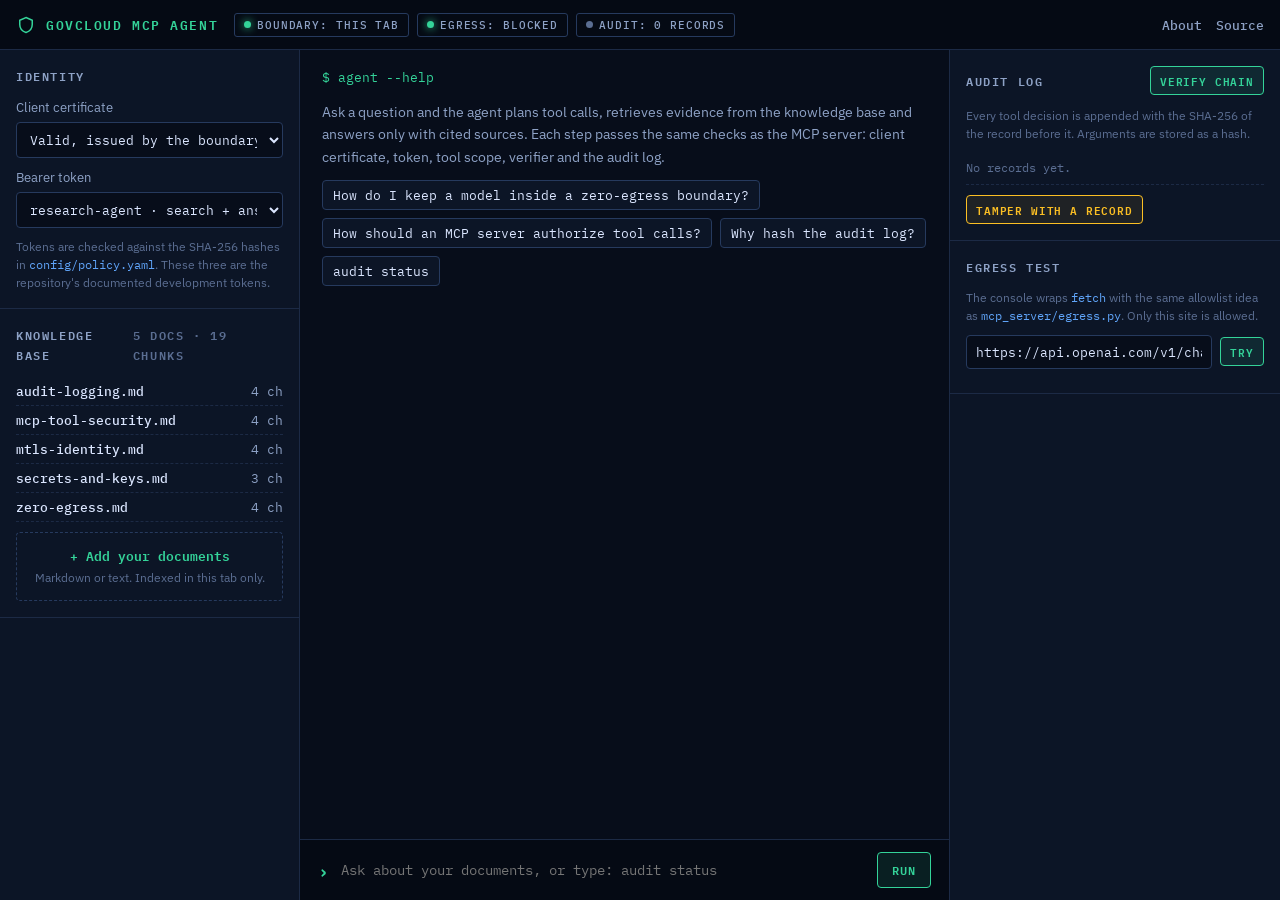
<file: site/index.html>
<!doctype html>
<html lang="en">
<head>
  <meta charset="utf-8" />
  <meta name="viewport" content="width=device-width, initial-scale=1" />
  <title>GovCloud MCP Agent · Secure document Q&amp;A console</title>
  <meta name="description" content="Ask questions of your own documents with cited answers, while every request passes identity, scope, verification and a tamper-evident audit log. Nothing leaves your browser." />
  <link rel="icon" href="data:image/svg+xml,%3Csvg xmlns='http://www.w3.org/2000/svg' viewBox='0 0 32 32'%3E%3Crect width='32' height='32' rx='7' fill='%230a1324'/%3E%3Cpath d='M16 5l9 4v6c0 6-4 10-9 12-5-2-9-6-9-12V9z' fill='none' stroke='%2334d399' stroke-width='2.2'/%3E%3C/svg%3E" />
  <link rel="preconnect" href="https://fonts.googleapis.com" />
  <link rel="preconnect" href="https://fonts.gstatic.com" crossorigin />
  <link href="https://fonts.googleapis.com/css2?family=IBM+Plex+Mono:wght@400;500;600&family=IBM+Plex+Sans:wght@400;500;600;700&display=swap" rel="stylesheet" />
  <link rel="stylesheet" href="console.css" />
</head>
<body>
  <header class="sysbar">
    <a class="sys" href="/"><svg viewBox="0 0 32 32" width="20" height="20" aria-hidden="true"><path d="M16 4l10 4.5v6.5c0 6.5-4.4 11-10 13-5.6-2-10-6.5-10-13V8.5z" fill="none" stroke="currentColor" stroke-width="2.4"/></svg>GOVCLOUD MCP AGENT</a>
    <div class="pills">
      <span class="pill ok" title="Everything runs in this browser tab">BOUNDARY: THIS TAB</span>
      <span class="pill ok" id="egress-pill">EGRESS: BLOCKED</span>
      <span class="pill" id="chain-pill">AUDIT: 0 RECORDS</span>
    </div>
    <nav><a href="/about">About</a><a href="https://github.com/mostafaamer1234/MCP-mTLS-SecuredAgent-GoveCloudStyle-mTLS-RAG-Zero-Egress-">Source</a></nav>
  </header>

  <div class="grid">
    <aside class="col left">
      <section class="box">
        <h2>Identity</h2>
        <label class="field">Client certificate
          <select id="cert"><option value="valid">Valid, issued by the boundary CA</option><option value="none">None presented</option><option value="foreign">Signed by an unknown CA</option></select>
        </label>
        <label class="field">Bearer token
          <select id="token-preset">
            <option value="dev-research-token">research-agent · search + answer</option>
            <option value="dev-readonly-token">readonly-agent · search only</option>
            <option value="dev-auditor-token">auditor · audit status only</option>
            <option value="custom">Type a token…</option>
          </select>
        </label>
        <input class="field-input" id="token" type="text" value="dev-research-token" spellcheck="false" autocomplete="off" hidden />
        <p class="small">Tokens are checked against the SHA-256 hashes in <code>config/policy.yaml</code>. These three are the repository's documented development tokens.</p>
      </section>
      <section class="box">
        <h2>Knowledge base <span id="kb-count"></span></h2>
        <ul class="docs" id="docs"></ul>
        <label class="dropzone" id="drop">
          <input type="file" id="files" accept=".md,.txt,.markdown,text/plain,text/markdown" multiple hidden />
          <b>+ Add your documents</b><span>Markdown or text. Indexed in this tab only.</span>
        </label>
      </section>
    </aside>

    <main class="col mid">
      <div class="log" id="log" aria-live="polite">
        <div class="welcome">
          <p class="prompt">$ agent --help</p>
          <p>Ask a question and the agent plans tool calls, retrieves evidence from the knowledge base and answers only with cited sources. Each step passes the same checks as the MCP server: client certificate, token, tool scope, verifier and the audit log.</p>
          <div class="try" id="try"></div>
        </div>
      </div>
      <form class="ask" id="ask" autocomplete="off">
        <span class="caret">›</span>
        <input id="q" placeholder="Ask about your documents, or type: audit status" spellcheck="false" />
        <button type="submit">Run</button>
      </form>
    </main>

    <aside class="col right">
      <section class="box">
        <h2>Audit log <button class="mini" id="verify" type="button">Verify chain</button></h2>
        <p class="small">Every tool decision is appended with the SHA-256 of the record before it. Arguments are stored as a hash.</p>
        <ol class="audit" id="audit"></ol>
        <div class="row"><button class="mini warn" id="tamper" type="button">Tamper with a record</button><span id="verify-out" class="small"></span></div>
      </section>
      <section class="box">
        <h2>Egress test</h2>
        <p class="small">The console wraps <code>fetch</code> with the same allowlist idea as <code>mcp_server/egress.py</code>. Only this site is allowed.</p>
        <div class="row"><input class="field-input" id="egress-url" value="https://api.openai.com/v1/chat" spellcheck="false" /><button class="mini" id="egress" type="button">Try</button></div>
        <p class="small" id="egress-out"></p>
      </section>
    </aside>
  </div>
  <script src="console.js"></script>
</body>
</html>
</file>
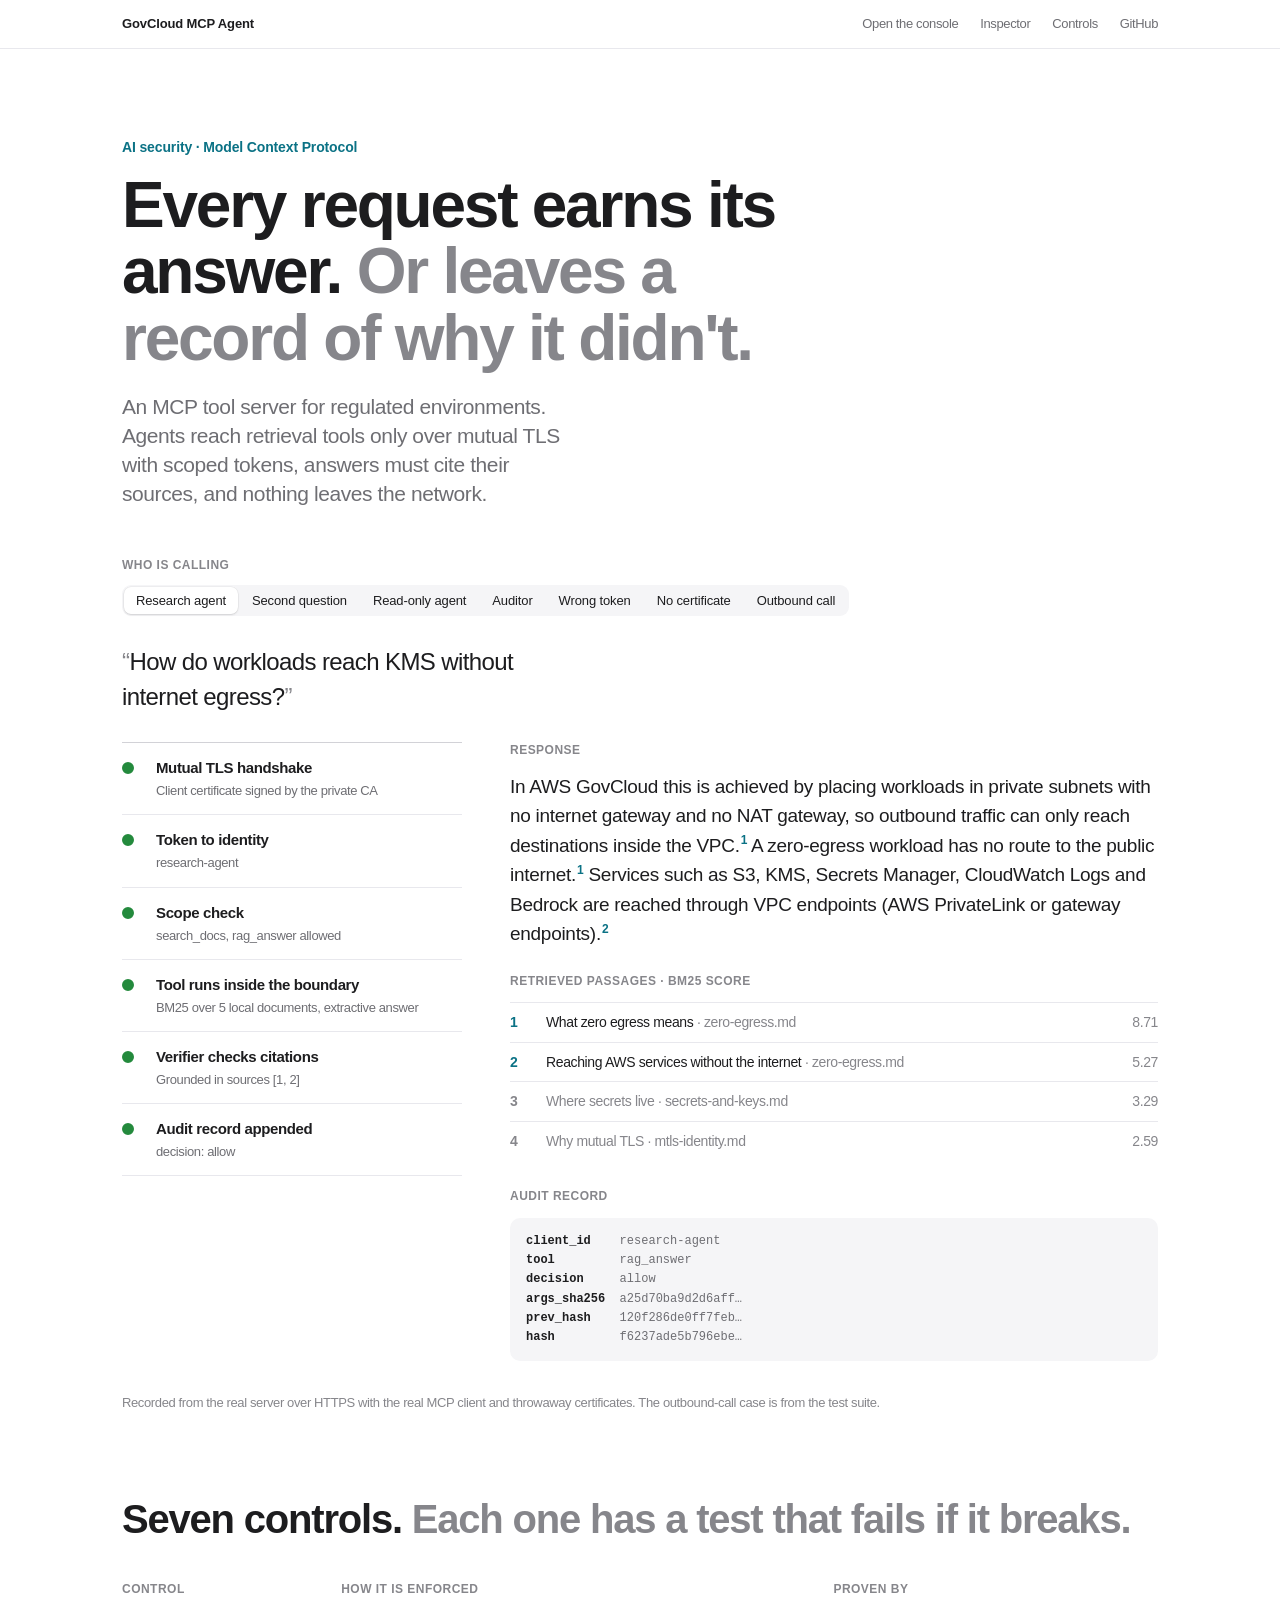
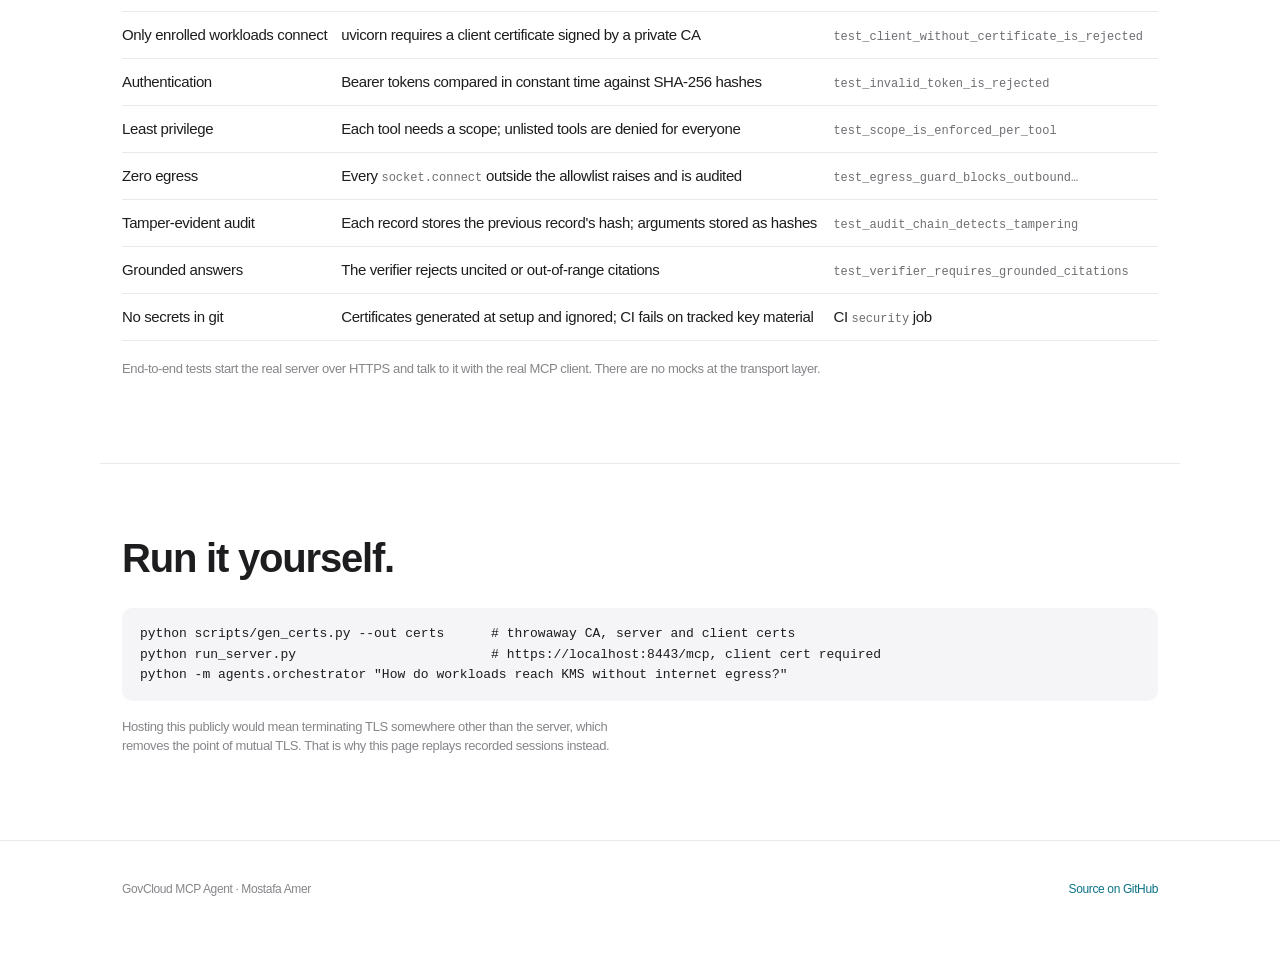
<file: site/about.html>
<!doctype html>
<html lang="en">
<head>
  <meta charset="utf-8" />
  <meta name="viewport" content="width=device-width, initial-scale=1" />
  <title>About · GovCloud MCP Agent</title>
  <meta name="description" content="An MCP tool server for regulated environments: mutual TLS, scoped tokens, zero egress, cited answers and a hash-chained audit log. Step through real recorded requests." />
  <link rel="stylesheet" href="quiet.css" />
  <link rel="stylesheet" href="app.css" />
</head>
<body>
  <nav class="q-nav">
    <div class="q-wrap">
      <a class="q-brand" href="/">GovCloud MCP Agent</a>
      <div class="q-links">
        <a href="/">Open the console</a>
        <a href="#inspector">Inspector</a>
        <a href="#controls">Controls</a>
        <a href="https://github.com/mostafaamer1234/MCP-mTLS-SecuredAgent-GoveCloudStyle-mTLS-RAG-Zero-Egress-">GitHub</a>
      </div>
    </div>
  </nav>

  <main>
    <header class="q-wrap q-hero">
      <p class="q-eyebrow">AI security · Model Context Protocol</p>
      <h1 class="q-title">Every request earns its answer. <span class="q-muted">Or leaves a record of why it didn't.</span></h1>
      <p class="q-lede">An MCP tool server for regulated environments. Agents reach retrieval tools only over mutual TLS with scoped tokens, answers must cite their sources, and nothing leaves the network.</p>
    </header>

    <section class="q-wrap" id="inspector">
      <p class="q-caps who-label">Who is calling</p>
      <div class="q-seg who" id="who" role="group" aria-label="Caller"></div>
      <p class="ask" id="ask"></p>

      <div class="inspect">
        <ol class="gates" id="gates"></ol>
        <div class="result">
          <p class="q-caps" id="result-label">Response</p>
          <div id="result"></div>
        </div>
      </div>
      <p class="q-note recorded">Recorded from the real server over HTTPS with the real MCP client and throwaway certificates. The outbound-call case is from the test suite.</p>
    </section>

    <section class="q-wrap q-section" id="controls">
      <h2 class="q-h2">Seven controls. <span class="q-muted">Each one has a test that fails if it breaks.</span></h2>
      <table class="q-table">
        <thead><tr><th>Control</th><th>How it is enforced</th><th>Proven by</th></tr></thead>
        <tbody>
          <tr><td>Only enrolled workloads connect</td><td>uvicorn requires a client certificate signed by a private CA</td><td><code>test_client_without_certificate_is_rejected</code></td></tr>
          <tr><td>Authentication</td><td>Bearer tokens compared in constant time against SHA-256 hashes</td><td><code>test_invalid_token_is_rejected</code></td></tr>
          <tr><td>Least privilege</td><td>Each tool needs a scope; unlisted tools are denied for everyone</td><td><code>test_scope_is_enforced_per_tool</code></td></tr>
          <tr><td>Zero egress</td><td>Every <code>socket.connect</code> outside the allowlist raises and is audited</td><td><code>test_egress_guard_blocks_outbound…</code></td></tr>
          <tr><td>Tamper-evident audit</td><td>Each record stores the previous record's hash; arguments stored as hashes</td><td><code>test_audit_chain_detects_tampering</code></td></tr>
          <tr><td>Grounded answers</td><td>The verifier rejects uncited or out-of-range citations</td><td><code>test_verifier_requires_grounded_citations</code></td></tr>
          <tr><td>No secrets in git</td><td>Certificates generated at setup and ignored; CI fails on tracked key material</td><td>CI <code>security</code> job</td></tr>
        </tbody>
      </table>
      <p class="q-note">End-to-end tests start the real server over HTTPS and talk to it with the real MCP client. There are no mocks at the transport layer.</p>
    </section>

    <section class="q-wrap q-section">
      <h2 class="q-h2">Run it yourself.</h2>
      <pre class="q-code">python scripts/gen_certs.py --out certs      # throwaway CA, server and client certs
python run_server.py                         # https://localhost:8443/mcp, client cert required
python -m agents.orchestrator "How do workloads reach KMS without internet egress?"</pre>
      <p class="q-note run-note">Hosting this publicly would mean terminating TLS somewhere other than the server, which removes the point of mutual TLS. That is why this page replays recorded sessions instead.</p>
    </section>
  </main>

  <footer class="q-foot">
    <div class="q-wrap">
      <span>GovCloud MCP Agent · Mostafa Amer</span>
      <a href="https://github.com/mostafaamer1234/MCP-mTLS-SecuredAgent-GoveCloudStyle-mTLS-RAG-Zero-Egress-">Source on GitHub</a>
    </div>
  </footer>
  <script src="about.js"></script>
</body>
</html>
</file>
<file: site/console.css>
/* GovCloud MCP Agent: a secure operations console. Navy, hairlines, status lights, monospace logs. */
:root {
  --bg: #070d1a; --panel: #0c1526; --panel-2: #101c33; --line: #1c2a45; --line-2: #263a5e;
  --ink: #dbe6ff; --ink-2: #8ea2c6; --ink-3: #5b6e92; --ok: #34d399; --deny: #f87171; --warn: #fbbf24; --info: #60a5fa;
  --mono: "IBM Plex Mono", ui-monospace, Menlo, monospace; --sans: "IBM Plex Sans", -apple-system, "Segoe UI", sans-serif;
  color-scheme: dark;
}
* { box-sizing: border-box; }
[hidden] { display: none !important; }
html, body { height: 100%; }
body { margin: 0; background: var(--bg); color: var(--ink); font: 14px/1.5 var(--sans); display: flex; flex-direction: column; min-height: 100dvh; }
code { font: 12px var(--mono); color: var(--info); }
a { color: var(--info); }
button, input, select { font: inherit; color: inherit; }

.sysbar { display: flex; align-items: center; gap: 16px; padding: 0 16px; height: 50px; border-bottom: 1px solid var(--line); background: #050a14; flex-wrap: nowrap; }
.sys { display: flex; align-items: center; gap: 10px; font: 600 13px var(--mono); letter-spacing: 0.12em; color: var(--ok); text-decoration: none; white-space: nowrap; }
.pills { display: flex; gap: 8px; flex: 1; overflow-x: auto; }
.pill { font: 500 11px var(--mono); letter-spacing: 0.08em; padding: 4px 9px; border: 1px solid var(--line-2); border-radius: 3px; color: var(--ink-2); white-space: nowrap; display: inline-flex; align-items: center; gap: 6px; }
.pill::before { content: ""; width: 7px; height: 7px; border-radius: 50%; background: var(--ink-3); }
.pill.ok::before { background: var(--ok); box-shadow: 0 0 8px var(--ok); }
.pill.bad { color: var(--deny); border-color: var(--deny); } .pill.bad::before { background: var(--deny); box-shadow: 0 0 8px var(--deny); }
.sysbar nav { display: flex; gap: 14px; font: 500 12.5px var(--mono); }
.sysbar nav a { color: var(--ink-2); text-decoration: none; } .sysbar nav a:hover { color: var(--ink); }

.grid { flex: 1; display: grid; grid-template-columns: 300px minmax(0, 1fr) 330px; min-height: 0; }
.col { min-width: 0; border-right: 1px solid var(--line); }
.col.right { border-right: 0; border-left: 0; }
.left, .right { overflow-y: auto; background: var(--panel); }
.box { padding: 16px; border-bottom: 1px solid var(--line); }
.box h2 { display: flex; justify-content: space-between; align-items: center; font: 600 11.5px var(--mono); letter-spacing: 0.14em; text-transform: uppercase; color: var(--ink-2); margin: 0 0 12px; }
.box h2 span { color: var(--ink-3); }
.field { display: block; font-size: 12.5px; color: var(--ink-2); margin-bottom: 10px; }
.field select, .field-input { display: block; width: 100%; margin-top: 5px; background: var(--bg); border: 1px solid var(--line-2); border-radius: 4px; padding: 8px 9px; font: 12.5px var(--mono); color: var(--ink); outline: none; }
.field select:focus, .field-input:focus { border-color: var(--info); }
.small { font-size: 12px; color: var(--ink-3); margin: 8px 0 0; line-height: 1.5; }
.docs { list-style: none; margin: 0 0 10px; padding: 0; font: 12.5px var(--mono); }
.docs li { display: flex; justify-content: space-between; gap: 8px; padding: 6px 0; border-bottom: 1px dashed var(--line); color: var(--ink-2); }
.docs li b { font-weight: 500; color: var(--ink); overflow: hidden; text-overflow: ellipsis; white-space: nowrap; }
.docs li button { border: 0; background: none; color: var(--ink-3); cursor: pointer; padding: 0; }
.docs li button:hover { color: var(--deny); }
.docs .yours b { color: var(--ok); }
.dropzone { display: block; border: 1px dashed var(--line-2); border-radius: 4px; padding: 12px; text-align: center; cursor: pointer; }
.dropzone:hover, .dropzone.over { border-color: var(--ok); background: rgba(52, 211, 153, 0.05); }
.dropzone b { display: block; font: 600 12.5px var(--mono); color: var(--ok); }
.dropzone span { font-size: 12px; color: var(--ink-3); }

.mid { display: flex; flex-direction: column; min-height: 0; background: var(--bg); }
.log { flex: 1; overflow-y: auto; padding: 18px 22px; font: 13px/1.6 var(--mono); }
.welcome p { color: var(--ink-2); max-width: 640px; margin: 0 0 12px; font-family: var(--sans); font-size: 14px; }
.welcome .prompt, .run .cmd { color: var(--ok); font-family: var(--mono); font-size: 13px; }
.try { display: flex; flex-wrap: wrap; gap: 8px; }
.try button { border: 1px solid var(--line-2); background: var(--panel); color: var(--ink); border-radius: 4px; padding: 6px 10px; font: 12.5px var(--mono); cursor: pointer; text-align: left; }
.try button:hover { border-color: var(--ok); }
.run { border-top: 1px solid var(--line); padding-top: 14px; margin-top: 16px; }
.run:first-child { border-top: 0; margin-top: 0; padding-top: 0; }
.trace { list-style: none; margin: 8px 0; padding: 0; }
.trace li { display: grid; grid-template-columns: 18px 150px 64px 1fr; gap: 8px; padding: 2px 0; color: var(--ink-2); }
.trace li .st { font-weight: 600; }
.trace li.ok .st, .trace li.ok i { color: var(--ok); }
.trace li.deny .st, .trace li.deny i { color: var(--deny); }
.trace li.info .st, .trace li.info i { color: var(--info); }
.trace li i { font-style: normal; }
.answer { background: var(--panel); border: 1px solid var(--line-2); border-left: 3px solid var(--ok); border-radius: 4px; padding: 14px 16px; margin: 10px 0 4px; font: 15px/1.6 var(--sans); color: var(--ink); }
.answer.denied { border-left-color: var(--deny); }
.answer sup { font: 600 11px var(--mono); color: var(--info); cursor: help; }
.sources { margin: 6px 0 0; font: 12px var(--mono); color: var(--ink-3); }
.sources details { margin: 4px 0; }
.sources summary { cursor: pointer; color: var(--ink-2); }
.sources p { color: var(--ink-2); margin: 6px 0 6px 16px; font-family: var(--sans); font-size: 13px; }
.ask { display: flex; align-items: center; gap: 10px; border-top: 1px solid var(--line); padding: 12px 18px; background: #050a14; }
.caret { color: var(--ok); font: 600 18px var(--mono); }
.ask input { flex: 1; min-width: 0; border: 0; background: transparent; font: 14px var(--mono); color: var(--ink); outline: none; }
.ask button, .mini { border: 1px solid var(--ok); background: rgba(52, 211, 153, 0.1); color: var(--ok); font: 600 12px var(--mono); letter-spacing: 0.08em; text-transform: uppercase; padding: 7px 14px; border-radius: 4px; cursor: pointer; }
.mini { padding: 4px 9px; font-size: 10.5px; }
.mini.warn { border-color: var(--warn); color: var(--warn); background: rgba(251, 191, 36, 0.08); }
.row { display: flex; gap: 8px; align-items: center; margin-top: 10px; }
.row .field-input { margin-top: 0; }
.audit { list-style: none; margin: 10px 0 0; padding: 0; font: 11.5px/1.45 var(--mono); max-height: 360px; overflow-y: auto; }
.audit li { padding: 7px 0; border-bottom: 1px dashed var(--line); color: var(--ink-3); }
.audit li b { color: var(--ink); font-weight: 500; }
.audit li .allow { color: var(--ok); } .audit li .deny { color: var(--deny); } .audit li .error { color: var(--warn); }
.audit li.broken { background: rgba(248, 113, 113, 0.08); }
.audit .h { display: block; color: var(--ink-3); overflow: hidden; text-overflow: ellipsis; white-space: nowrap; }
.good { color: var(--ok); } .bad { color: var(--deny); }

@media (max-width: 1100px) { .grid { grid-template-columns: 270px minmax(0, 1fr); } .col.right { grid-column: 1 / -1; border-top: 1px solid var(--line); } }
@media (max-width: 760px) {
  body { height: auto; }
  .grid { grid-template-columns: 1fr; }
  .col { border-right: 0; }
  .mid { order: -1; min-height: 70vh; }
  .pills .pill:not(#egress-pill) { display: none; }
  .sysbar nav { display: none; }
  .trace li { grid-template-columns: 16px 110px 52px 1fr; font-size: 12px; }
}
</file>
<file: site/quiet.css>
/*
 * Quiet — a small, restrained design system shared by Mostafa Amer's project demos.
 *
 * Built from studying apple.com product/compare pages (near-black type on white, very large
 * tightly-tracked headlines, giant numerals as "hero data", hairline dividers, one blue accent,
 * pill buttons), Plausible (small-caps metric labels, ranked rows with a tinted bar behind them)
 * and Linear (two-tone headlines that continue in grey).
 *
 * Rules: one accent per page, no gradients or glows, no emoji, content is the hero.
 */

:root {
  --bg: #ffffff;
  --bg-alt: #f5f5f7;
  --ink: #1d1d1f;
  --ink-2: #6e6e73;
  --ink-3: #86868b;
  --hair: #d2d2d7;
  --hair-soft: #e8e8ed;
  --accent: #0071e3;
  --accent-ink: #ffffff;
  --seg-on: #ffffff;
  --good: #248a3d;
  --bad: #d70015;
  --radius: 18px;
  --radius-sm: 10px;
  --max: 1080px;
  --font: -apple-system, BlinkMacSystemFont, "SF Pro Text", "SF Pro Display", "Inter", "Helvetica Neue", Arial, sans-serif;
  --mono: "SF Mono", ui-monospace, Menlo, Consolas, monospace;
  color-scheme: light;
}

@media (prefers-color-scheme: dark) {
  :root:not([data-theme="light"]) {
    --bg: #000000;
    --bg-alt: #161617;
    --ink: #f5f5f7;
    --ink-2: #a1a1a6;
    --ink-3: #86868b;
    --hair: #38383a;
    --hair-soft: #2a2a2c;
    --accent: #2997ff;
    --seg-on: #48484a;
    color-scheme: dark;
  }
}

* { box-sizing: border-box; }
html { -webkit-text-size-adjust: 100%; }
body {
  margin: 0;
  background: var(--bg);
  color: var(--ink);
  font-family: var(--font);
  font-size: 17px;
  line-height: 1.47;
  letter-spacing: -0.022em;
  -webkit-font-smoothing: antialiased;
}
a { color: var(--accent); text-decoration: none; }
a:hover { text-decoration: underline; }

.q-wrap { max-width: var(--max); margin: 0 auto; padding: 0 22px; }

/* Global nav: thin, quiet, like apple.com */
.q-nav { position: sticky; top: 0; z-index: 10; background: color-mix(in srgb, var(--bg) 82%, transparent);
  backdrop-filter: saturate(180%) blur(20px); -webkit-backdrop-filter: saturate(180%) blur(20px);
  border-bottom: 1px solid var(--hair-soft); }
.q-nav .q-wrap { display: flex; align-items: center; justify-content: space-between; height: 48px; font-size: 13px; }
.q-nav .q-brand { color: var(--ink); font-weight: 600; letter-spacing: -0.01em; }
.q-nav .q-links { display: flex; gap: 22px; }
.q-nav .q-links a { color: var(--ink-2); }
.q-nav .q-links a:hover { color: var(--ink); text-decoration: none; }

/* Hero */
.q-hero { padding-top: 88px; padding-bottom: 40px; }
.q-eyebrow { font-size: 14px; font-weight: 600; color: var(--accent); letter-spacing: -0.01em; margin: 0 0 14px; }
.q-title { font-size: clamp(40px, 6vw, 64px); line-height: 1.04; font-weight: 600; letter-spacing: -0.035em; margin: 0; max-width: 19ch; }
.q-title .q-muted { color: var(--ink-3); }
.q-lede { font-size: 21px; line-height: 1.38; color: var(--ink-2); max-width: 40ch; margin: 22px 0 0; letter-spacing: -0.02em; }

/* Section rhythm */
.q-section { padding-top: 72px; padding-bottom: 72px; }
.q-section + .q-section { border-top: 1px solid var(--hair-soft); }
.q-h2 { font-size: 40px; line-height: 1.1; font-weight: 600; letter-spacing: -0.03em; margin: 0 0 28px; }
.q-h2 .q-muted { color: var(--ink-3); }
.q-h3 { font-size: 21px; font-weight: 600; letter-spacing: -0.02em; margin: 0 0 6px; }
.q-small { font-size: 14px; color: var(--ink-2); letter-spacing: -0.01em; }
.q-caps { font-size: 12px; font-weight: 600; text-transform: uppercase; letter-spacing: 0.04em; color: var(--ink-3); }

/* Hero data: giant numerals (apple.com compare "Summary") */
.q-figures { display: grid; grid-template-columns: repeat(auto-fit, minmax(180px, 1fr)); gap: 0; border-top: 1px solid var(--hair); }
.q-figure { padding: 28px 24px 8px 0; }
.q-figure .q-num { font-size: 56px; line-height: 1; font-weight: 600; letter-spacing: -0.045em; font-variant-numeric: tabular-nums; }
.q-figure .q-num small { font-size: 0.45em; letter-spacing: -0.02em; color: var(--ink-2); font-weight: 500; }
.q-figure .q-label { margin-top: 10px; font-size: 15px; color: var(--ink-2); line-height: 1.35; max-width: 24ch; }

/* Buttons and links */
.q-btn { display: inline-flex; align-items: center; gap: 6px; height: 36px; padding: 0 18px; border-radius: 980px; border: 0;
  background: var(--accent); color: var(--accent-ink); font: 500 15px/1 var(--font); letter-spacing: -0.01em; cursor: pointer; }
.q-btn:hover { filter: brightness(1.08); text-decoration: none; }
.q-btn:disabled { opacity: 0.4; cursor: default; }
.q-btn.q-ghost { background: transparent; color: var(--accent); box-shadow: inset 0 0 0 1px var(--accent); }
.q-more::after { content: " ›"; }

/* Segmented control (iOS/macOS) */
.q-seg { display: inline-flex; padding: 2px; background: var(--bg-alt); border-radius: 9px; gap: 2px; }
.q-seg button { border: 0; background: transparent; color: var(--ink); font: 500 13px/1 var(--font); padding: 7px 12px; border-radius: 7px; cursor: pointer; letter-spacing: -0.01em; }
.q-seg button[aria-pressed="true"] { background: var(--seg-on); box-shadow: 0 1px 2px rgba(0,0,0,.12), 0 0 0 .5px rgba(0,0,0,.06); }

/* Slider */
.q-range { -webkit-appearance: none; appearance: none; width: 100%; height: 4px; border-radius: 2px; background: var(--hair); outline: none; }
.q-range::-webkit-slider-thumb { -webkit-appearance: none; width: 22px; height: 22px; border-radius: 50%; background: #fff; box-shadow: 0 1px 4px rgba(0,0,0,.25), 0 0 0 .5px rgba(0,0,0,.08); cursor: pointer; }
.q-range::-moz-range-thumb { width: 22px; height: 22px; border-radius: 50%; background: #fff; border: 0; box-shadow: 0 1px 4px rgba(0,0,0,.25); }

/* Switch */
.q-switch { position: relative; width: 44px; height: 26px; flex: none; }
.q-switch input { opacity: 0; width: 0; height: 0; }
.q-switch span { position: absolute; inset: 0; background: var(--hair); border-radius: 13px; transition: background .2s; cursor: pointer; }
.q-switch span::after { content: ""; position: absolute; top: 2px; left: 2px; width: 22px; height: 22px; border-radius: 50%; background: #fff; box-shadow: 0 1px 3px rgba(0,0,0,.25); transition: transform .2s; }
.q-switch input:checked + span { background: var(--good); }
.q-switch input:checked + span::after { transform: translateX(18px); }

/* Settings list (grouped rows, like System Settings) */
.q-list { border-radius: var(--radius); background: var(--bg-alt); padding: 4px 18px; }
.q-row { display: flex; align-items: center; justify-content: space-between; gap: 16px; padding: 14px 0; }
.q-row + .q-row { border-top: 1px solid var(--hair-soft); }
.q-row label { font-size: 15px; }
.q-row .q-val { font-variant-numeric: tabular-nums; color: var(--ink-2); font-size: 15px; min-width: 3ch; text-align: right; }

/* Ranked rows with a tinted bar behind them (Plausible) */
.q-ranked { width: 100%; border-collapse: collapse; font-size: 15px; font-variant-numeric: tabular-nums; }
.q-ranked th { text-align: left; font-weight: 600; font-size: 12px; text-transform: uppercase; letter-spacing: .04em; color: var(--ink-3); padding: 0 0 10px; }
.q-ranked th:not(:first-child), .q-ranked td:not(:first-child) { text-align: right; width: 16%; }
.q-ranked td { padding: 4px 0; }
.q-ranked .q-bar { position: relative; padding: 7px 10px; border-radius: 6px; overflow: hidden; white-space: nowrap; }
.q-ranked .q-bar i { position: absolute; inset: 0 auto 0 0; border-radius: 6px; opacity: .16; }
.q-ranked .q-bar b { position: relative; font-weight: 500; }

/* Plain table */
.q-table { width: 100%; border-collapse: collapse; font-size: 15px; font-variant-numeric: tabular-nums; }
.q-table th, .q-table td { padding: 12px 12px 12px 0; text-align: left; border-bottom: 1px solid var(--hair-soft); vertical-align: top; }
.q-table th { font-size: 12px; text-transform: uppercase; letter-spacing: .04em; color: var(--ink-3); font-weight: 600; }
.q-table td.num, .q-table th.num { text-align: right; }
.q-table tr.q-hl td { font-weight: 600; }

/* Steps (numbered, no cards) */
.q-steps { display: grid; grid-template-columns: repeat(auto-fit, minmax(240px, 1fr)); gap: 36px; counter-reset: s; }
.q-step { counter-increment: s; }
.q-step::before { content: counter(s, decimal-leading-zero); display: block; font: 600 13px var(--mono); color: var(--ink-3); margin-bottom: 12px; }
.q-step p { margin: 0; color: var(--ink-2); font-size: 15px; }

.q-code { font-family: var(--mono); font-size: 13px; background: var(--bg-alt); border-radius: var(--radius-sm); padding: 16px 18px; overflow-x: auto; line-height: 1.55; letter-spacing: 0; }
.q-note { font-size: 13px; color: var(--ink-3); }

.q-foot { padding: 40px 0 60px; font-size: 12px; color: var(--ink-3); border-top: 1px solid var(--hair-soft); }
.q-foot .q-wrap { display: flex; justify-content: space-between; gap: 16px; flex-wrap: wrap; }

@media (max-width: 640px) {
  .q-hero { padding-top: 56px; padding-bottom: 24px; }
  .q-section { padding-top: 52px; padding-bottom: 52px; }
  .q-h2 { font-size: 30px; }
  .q-figure .q-num { font-size: 44px; }
}
@media (prefers-reduced-motion: reduce) { * { transition: none !important; animation: none !important; } }
</file>
<file: site/app.css>
:root { --accent: #0b7285; --skip: var(--hair); }
@media (prefers-color-scheme: dark) { :root:not([data-theme="light"]) { --accent: #4cc9e0; } }

.who-label { margin: 8px 0 10px; }
.who { flex-wrap: wrap; }
.ask { font-size: 24px; letter-spacing: -0.025em; font-weight: 500; margin: 28px 0 28px; min-height: 1.3em; max-width: 34ch; }
.ask::before { content: "“"; color: var(--ink-3); }
.ask::after { content: "”"; color: var(--ink-3); }
.ask:empty::before, .ask:empty::after { content: ""; }

.inspect { display: grid; grid-template-columns: 340px 1fr; gap: 48px; align-items: start; }
.gates { list-style: none; margin: 0; padding: 0; border-top: 1px solid var(--hair); }
.gate { display: grid; grid-template-columns: 22px 1fr; gap: 12px; padding: 14px 0; border-bottom: 1px solid var(--hair-soft);
  opacity: 0; transform: translateY(4px); animation: in .3s ease forwards; }
.gate .dot { width: 12px; height: 12px; border-radius: 50%; margin-top: 5px; border: 2px solid var(--skip); }
.gate.pass .dot { background: var(--good); border-color: var(--good); }
.gate.fail .dot { background: var(--bad); border-color: var(--bad); }
.gate b { display: block; font-weight: 600; font-size: 15px; }
.gate span { display: block; font-size: 13px; color: var(--ink-2); margin-top: 2px; }
.gate.skip b, .gate.skip span { color: var(--ink-3); }
.gate.fail span { color: var(--bad); }
@keyframes in { to { opacity: 1; transform: none; } }

.result { min-width: 0; }
.result .q-caps { margin: 0 0 12px; }
.answer { font-size: 19px; line-height: 1.55; letter-spacing: -0.015em; margin: 0 0 24px; }
.answer sup { color: var(--accent); font-weight: 600; font-size: 12px; margin-left: 1px; }
.sources { list-style: none; padding: 0; margin: 0 0 28px; counter-reset: c; }
.sources li { counter-increment: c; display: grid; grid-template-columns: 28px 1fr auto; gap: 8px; padding: 9px 0; border-top: 1px solid var(--hair-soft); font-size: 14px; }
.sources li::before { content: counter(c); color: var(--accent); font-weight: 600; }
.sources li.unused { color: var(--ink-3); }
.sources li.unused::before { color: var(--ink-3); }
.sources em { font-style: normal; color: var(--ink-3); font-variant-numeric: tabular-nums; }
.refusal { font-size: 28px; font-weight: 600; letter-spacing: -0.03em; margin: 0 0 8px; color: var(--bad); }
.refusal + p { color: var(--ink-2); margin: 0 0 24px; }
.big-ok { font-size: 28px; font-weight: 600; letter-spacing: -0.03em; margin: 0 0 8px; color: var(--good); }
.record { font: 12px/1.6 var(--mono); letter-spacing: 0; background: var(--bg-alt); border-radius: var(--radius-sm); padding: 14px 16px; overflow-x: auto; white-space: pre; color: var(--ink-2); margin: 0; }
.record b { color: var(--ink); font-weight: 600; }

.recorded { margin-top: 32px; }
.q-table code { font: 12px var(--mono); letter-spacing: 0; color: var(--ink-2); }
.q-table td:first-child { font-weight: 500; white-space: nowrap; }
.run-note { margin-top: 16px; max-width: 70ch; }
#controls .q-note { margin-top: 18px; }

@media (max-width: 860px) {
  .inspect { grid-template-columns: 1fr; gap: 32px; }
  .q-table th:nth-child(3), .q-table td:nth-child(3) { display: none; }
  .q-table td:first-child { white-space: normal; }
}
</file>
